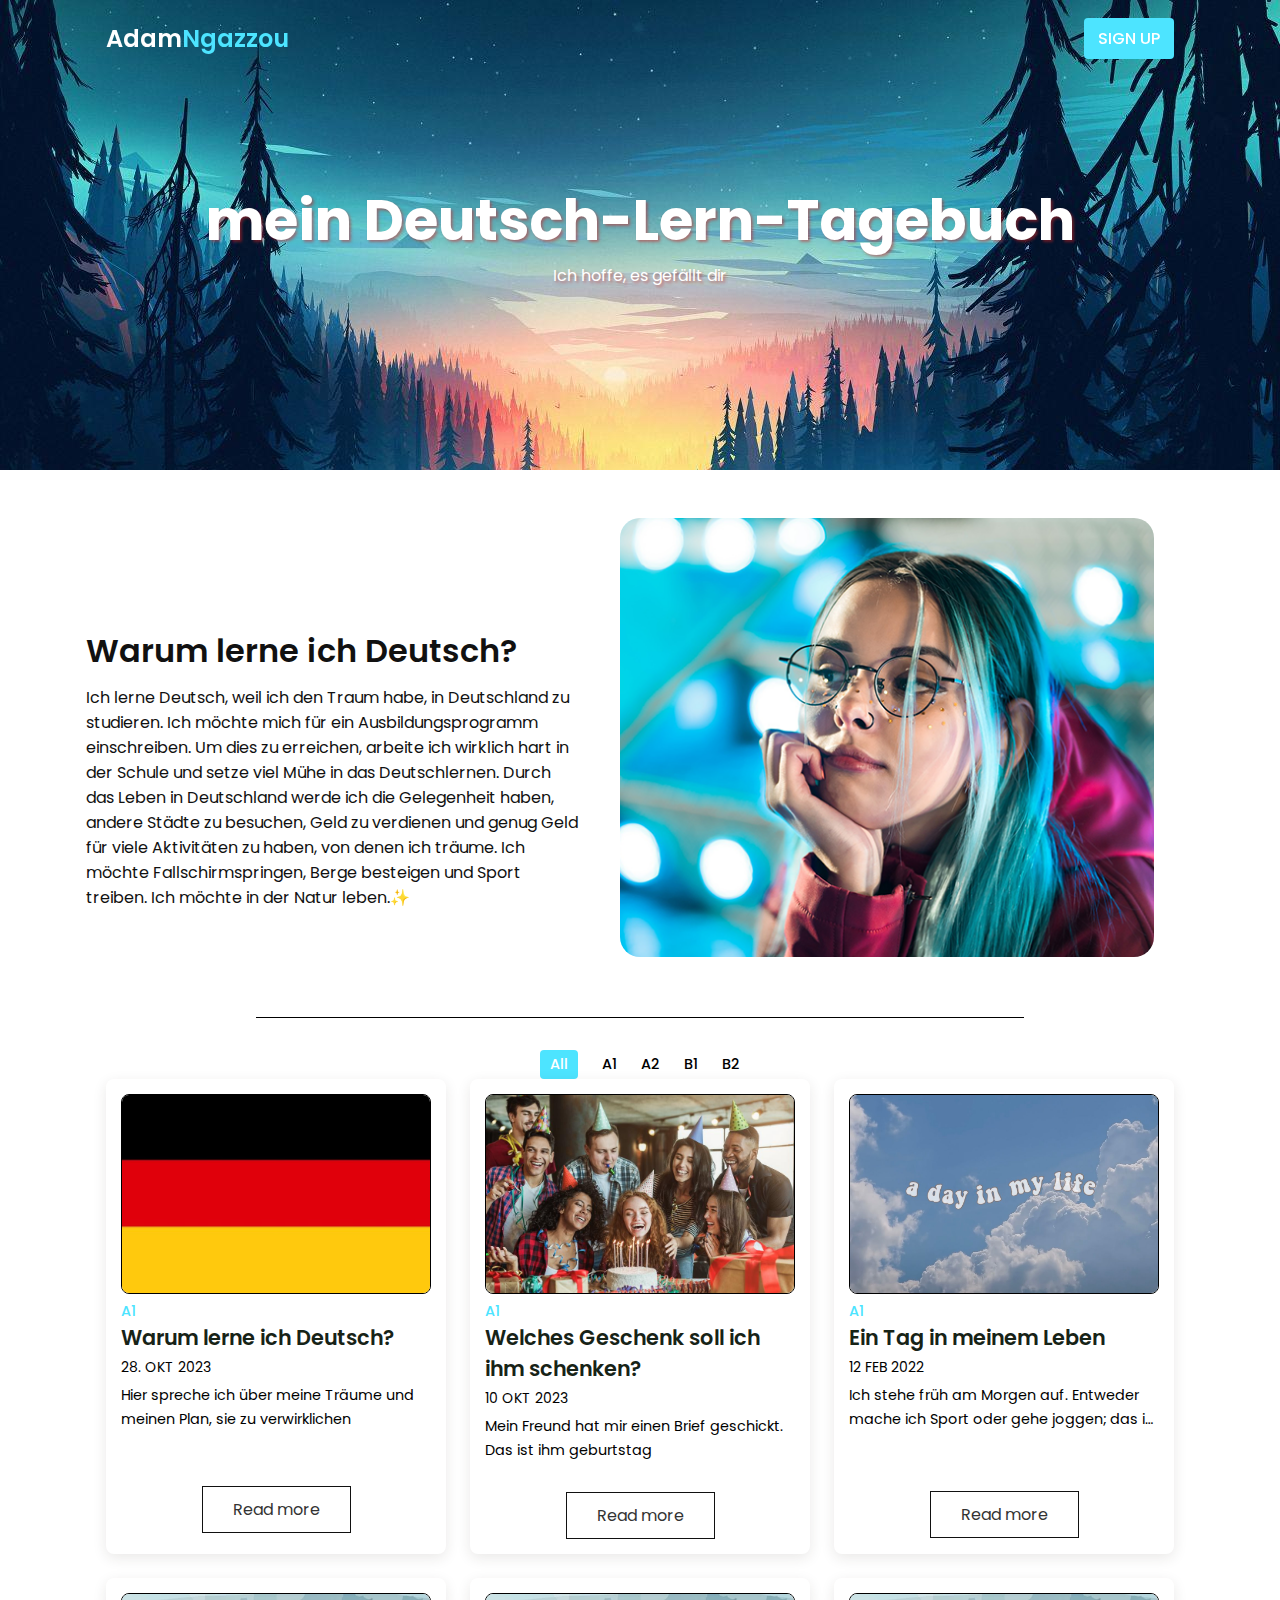
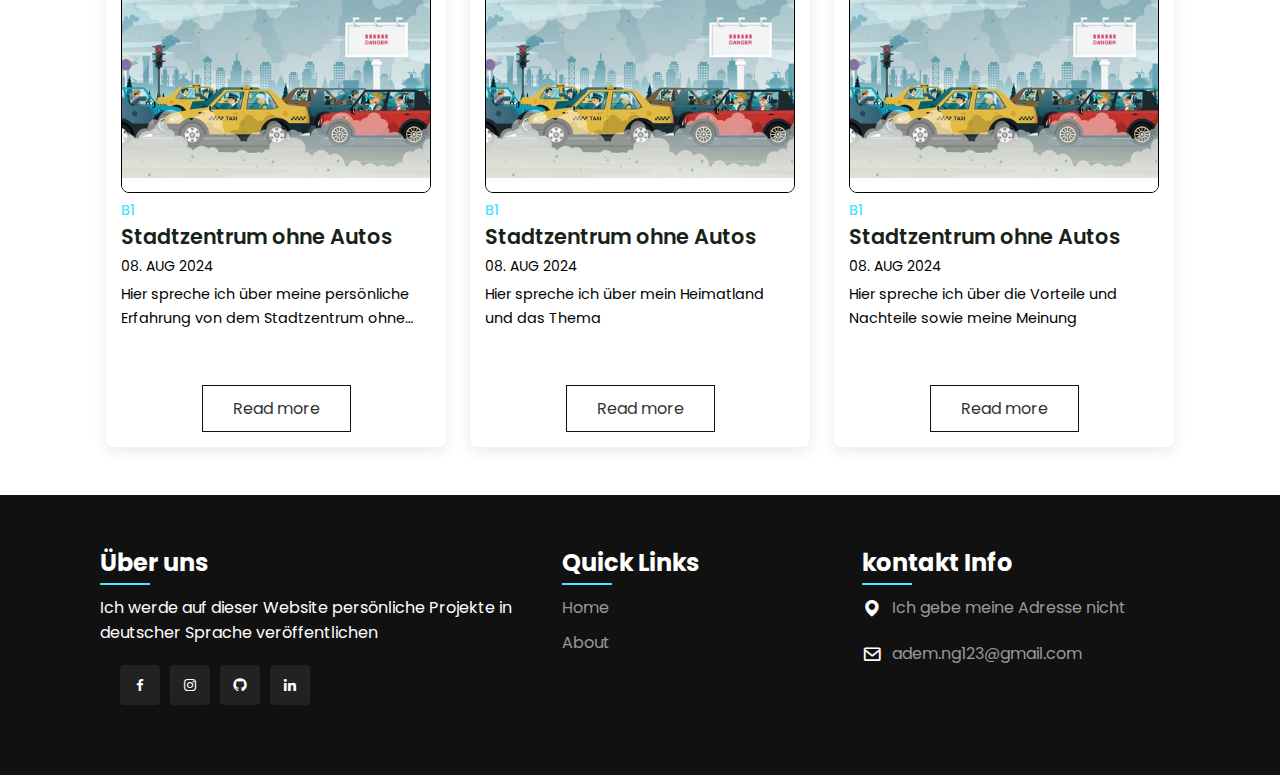
<file: index.html>
<!DOCTYPE html>
<html lang="en">
<head>
    <meta charset="UTF-8">
    <meta http-equiv="X-UA-Compatible" content="IE=edge">
    <meta name="viewport" content="width=device-width, initial-scale=1.0">
    <title>Deutsch projekt</title>
    <!-- Box-icon -->
    <link href='https://unpkg.com/boxicons@2.1.4/css/boxicons.min.css' rel='stylesheet'>
    <link rel="stylesheet" href="style.css">
</head>
<body>
    <header>
        <div class="nav container">
            <a href="#" class="logo">Adam<span>Ngazzou</span></a>
            <a href="#" class="login">Sign Up</a>
        </div>
    </header>

    <section class="home" id="home">
        <div class="home-text container">
            <h2 class="home-title">mein Deutsch-Lern-Tagebuch</h2>
            <span class="home-subtitle">Ich hoffe, es gefällt dir</span>
        </div>
    </section>
    
        <iframe src="section1A1.html" frameborder="0" scrolling="no" name="container" id="con"></iframe>
        <hr  style="margin-left:20%;margin-top:40px;" width="60%" color="black" size="1">

    <div class="post-filter container">
        <span class="filter-item active-filter" data-filter="all">All</span>
        <span class="filter-item" data-filter="projekt1">A1</span>
        <span class="filter-item" data-filter="projekt2">A2</span>
        <span class="filter-item" data-filter="projekt3">B1</span>
        <span class="filter-item" data-filter="projekt4">B2</span>
    </div>
    
    <div class="post container">
    <!---------------------------------------------------- Post 1 ---------------------------------------------------->
        <!-- Post 1 -->
        <div class="post-box projekt1">
            <img src="images/Germanyflag.jpeg" alt="" class="post-img">
            <h2 class="category">A1</h2>
            <a href="#" class="post-title">Warum lerne ich Deutsch?</a>
            <span class="post-date">28. Okt 2023</span>
            <p class="post-description">Hier spreche ich über meine Träume und meinen Plan, sie zu verwirklichen</p>
            
            <center><a href="javascript:void(0);" onclick="scrollToAndOpen('section1A1.html')" class="btn2" id="bt1">Read more</a></center>
        </div>
        <!-- Post 2 -->
        <div class="post-box projekt1">
            <img src="images/birthday.jpg" alt="" class="post-img">
            <h2 class="category">A1</h2>
            <a href="#" class="post-title">Welches Geschenk soll ich ihm schenken?</a>
            <span class="post-date">10 Okt 2023</span>
            <p class="post-description">Mein Freund hat mir einen Brief geschickt. Das ist ihm geburtstag</p>
            <center><a href="javascript:void(0);" onclick="scrollToAndOpen('section2A1.html')" class="btn2" id="bt2">Read more</a></center>

        </div>
        <!-- Post 3 -->
        <div class="post-box projekt1">
            <img src="images/daylife.jpg" alt="" class="post-img">
            <h2 class="category">A1</h2>
            <a href="#" class="post-title">Ein Tag in meinem Leben</a>
            <span class="post-date">12 Feb 2022</span>
            <p class="post-description">Ich stehe früh am Morgen auf. Entweder mache ich Sport oder gehe joggen; das ist mir wichtig. </p>
            <center><a href="javascript:void(0);" onclick="scrollToAndOpen('section3A1.html')" class="btn2" id="bt3">Read more</a></center>

        </div>
    <!---------------------------------------------------- Post 2 ---------------------------------------------------->
    <div class="post-box projekt3">
        <img src="images/zentrum.png" alt="" class="post-img">
        <h2 class="category">B1</h2>
        <a href="#" class="post-title">Stadtzentrum ohne Autos</a>
        <span class="post-date">08. Aug 2024</span>
        <p class="post-description">Hier spreche ich über meine persönliche Erfahrung von dem Stadtzentrum ohne Autos.</p>
        
        <center><a href="javascript:void(0);" onclick="scrollToAndOpen('section1B1prt1.html')" class="btn2" id="bt1">Read more</a></center>
    </div>

    <div class="post-box projekt3">
        <img src="images/zentrum.png" alt="" class="post-img">
        <h2 class="category">B1</h2>
        <a href="#" class="post-title">Stadtzentrum ohne Autos</a>
        <span class="post-date">08. Aug 2024</span>
        <p class="post-description">Hier spreche ich über mein Heimatland und das Thema</p>
        
        <center><a href="javascript:void(0);" onclick="scrollToAndOpen('section1B1prt2.html')" class="btn2" id="bt1">Read more</a></center>
    </div>

    <div class="post-box projekt3">
        <img src="images/zentrum.png" alt="" class="post-img">
        <h2 class="category">B1</h2>
        <a href="#" class="post-title">Stadtzentrum ohne Autos</a>
        <span class="post-date">08. Aug 2024</span>
        <p class="post-description">Hier spreche ich über die Vorteile und Nachteile sowie meine Meinung</p>
        
        <center><a href="javascript:void(0);" onclick="scrollToAndOpen('section1B1prt3.html')" class="btn2" id="bt1">Read more</a></center>
    </div>

    </div>

    <footer>
        <div class="footer-container">
            <div class="sec aboutus">
                <h2>Über uns</h2>
                <p>Ich werde auf dieser Website persönliche Projekte in deutscher Sprache veröffentlichen</p>
                <ul class="sci">
                    <li><a href="https://www.facebook.com/adem.ngazzou.3/"><i class="bx bxl-facebook"></i></a></li>
                    <li><a href="https://www.instagram.com/adem.ngazzou.3/"><i class="bx bxl-instagram"></i></a></li>
                    <li><a href="https://github.com/AdamNgazzou"><i class="bx bxl-github"></i></a></li>
                    <li><a href="https://www.linkedin.com/in/adam-ngazzou-474b6623a/"><i class="bx bxl-linkedin"></i></a></li>
                </ul>
            </div>
            <div class="sec quicklinks">
                <h2>Quick Links</h2>
                <ul>
                    <li><a href="#">Home</a></li>
                    <li><a href="#">About</a></li>
                </ul>
            </div>
            <div class="sec contactBx">
                <h2>kontakt Info</h2>
                <ul class="info">
                    <li>
                        <span><i class='bx bxs-map'></i></span>
                        <span>Ich gebe meine Adresse nicht</span>
                    </li>
                    <li>
                        <span><i class='bx bx-envelope' ></i></span>
                        <p><a href="mailto:codemyhobby9@gmail.com">adem.ng123@gmail.com</a></p>
                    </li>
                </ul>
            </div>
        </div>
    </footer>

    <script src="https://cdnjs.cloudflare.com/ajax/libs/jquery/3.6.1/jquery.min.js" integrity="sha512-aVKKRRi/Q/YV+4mjoKBsE4x3H+BkegoM/em46NNlCqNTmUYADjBbeNefNxYV7giUp0VxICtqdrbqU7iVaeZNXA==" crossorigin="anonymous" referrerpolicy="no-referrer"></script>
    <script src="main.js"></script>
    
</body>
</html>
</file>
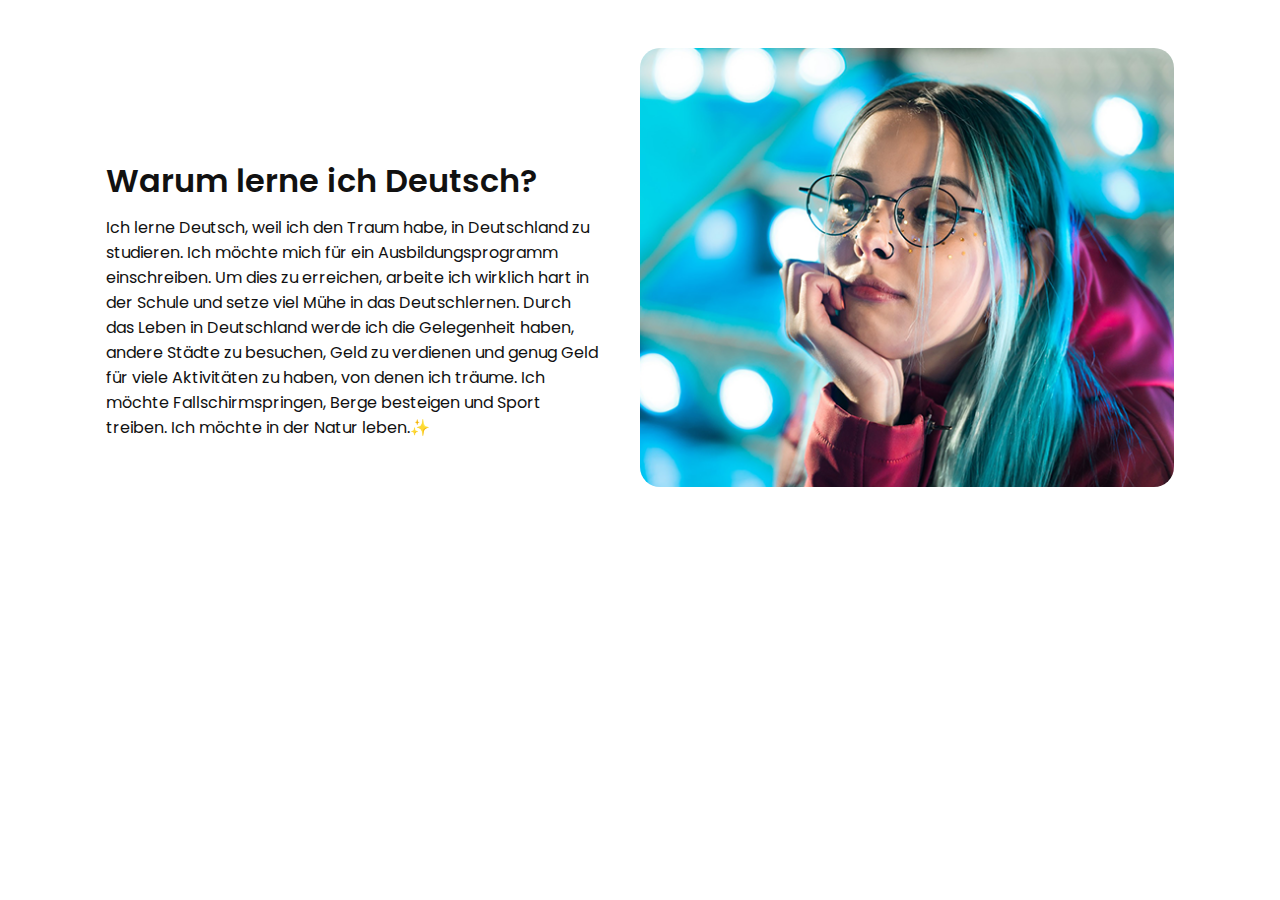
<file: section1.html>
<!DOCTYPE html>
<html lang="en">
<head>
    <meta charset="UTF-8">
    <meta http-equiv="X-UA-Compatible" content="IE=edge">
    <meta name="viewport" content="width=device-width, initial-scale=1.0">
    <title>Document</title>
    <link rel="stylesheet" href="style.css">
    
</head>
<body>
    <section class="about container" id="about">
        <div class="contentBx">
        <h2 class="titleText">Warum lerne ich Deutsch?</h2>
        <p class="title-text">
            Ich lerne Deutsch, weil ich den Traum habe, in Deutschland zu studieren. Ich möchte mich für ein Ausbildungsprogramm einschreiben. Um dies zu erreichen, arbeite ich wirklich hart in der Schule und setze viel Mühe in das Deutschlernen. Durch das Leben in Deutschland werde ich die Gelegenheit haben, andere Städte zu besuchen, Geld zu verdienen und genug Geld für viele Aktivitäten zu haben, von denen ich träume. Ich möchte Fallschirmspringen, Berge besteigen und Sport treiben. Ich möchte in der Natur leben.✨
            
        </p>
        
    </div>
    <div class="imgBx">
        <img src="images/about.png" style="border-radius: 20px"alt="" class="fitBg">
    </div>
    </section>
    <script src="main.js"></script>
</body>
</html>
</file>
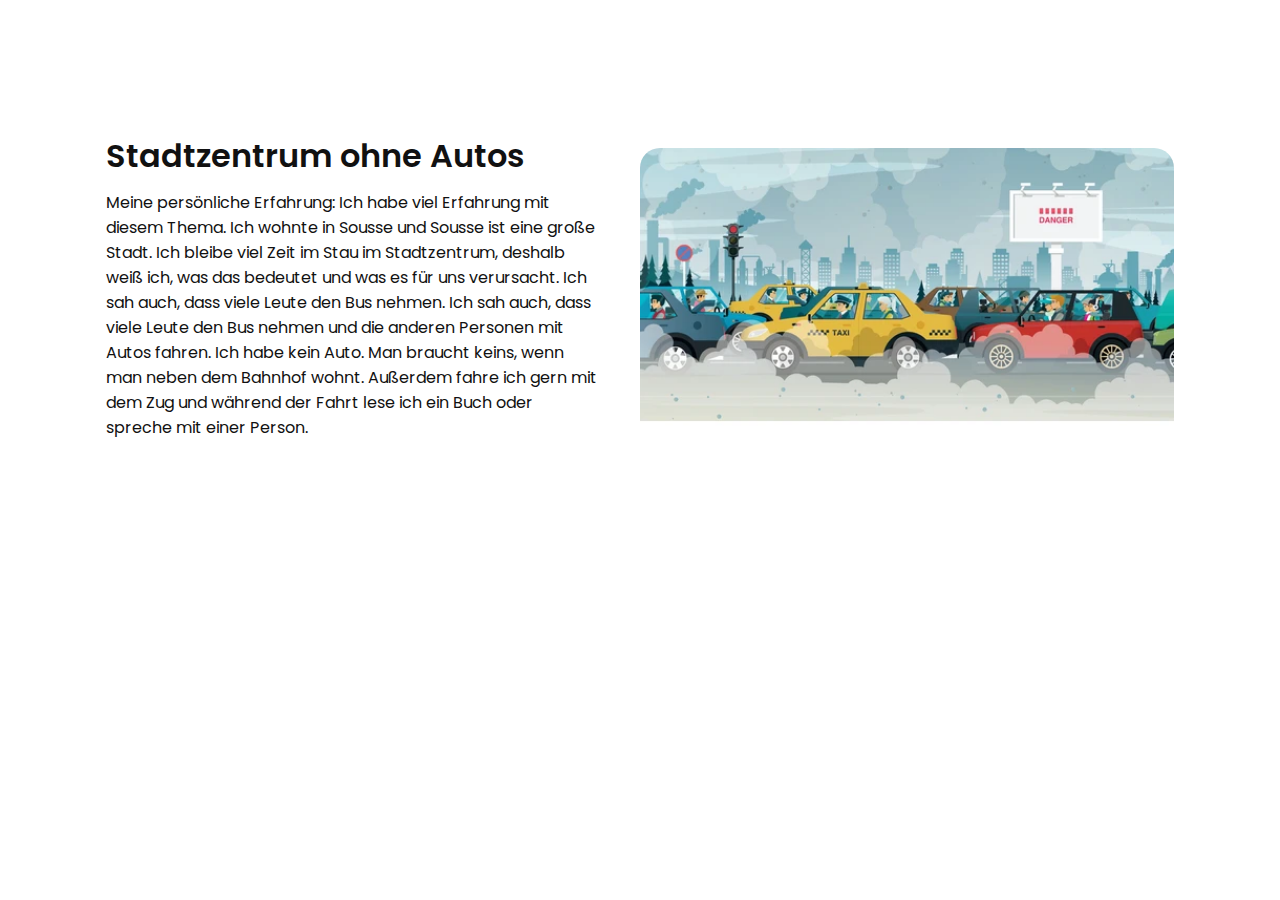
<file: section1B1prt1.html>
<!DOCTYPE html>
<html lang="en">
<head>
    <meta charset="UTF-8">
    <meta http-equiv="X-UA-Compatible" content="IE=edge">
    <meta name="viewport" content="width=device-width, initial-scale=1.0">
    <title>Document</title>
    <link rel="stylesheet" href="style.css">
    
</head>
<body>
    <section class="about container" id="about" >
        <div class="contentBx" >
        <h2 class="titleText">Stadtzentrum ohne Autos</h2>
        <p class="title-text" >
            Meine persönliche Erfahrung: Ich habe viel Erfahrung mit diesem Thema. Ich wohnte in Sousse und Sousse ist eine große Stadt. Ich bleibe viel Zeit im Stau im Stadtzentrum, deshalb weiß ich, was das bedeutet und was es für uns verursacht. Ich sah auch, dass viele Leute den Bus nehmen. Ich sah auch, dass viele Leute den Bus nehmen und die anderen Personen mit Autos fahren. Ich habe kein Auto. Man braucht keins, wenn man neben dem Bahnhof wohnt. Außerdem fahre ich gern mit dem Zug und während der Fahrt lese ich ein Buch oder spreche mit einer Person.<br><br>
        </p>
        
    </div>
    <div class="imgBx">
        <br><br><br><br>
        <img src="images/zentrum.png" style="border-radius: 20px"alt="" class="fitBg" id="zeimg">
    </div>
    </section>
    <script src="main.js"></script>
    
</body>
</html>
</file>
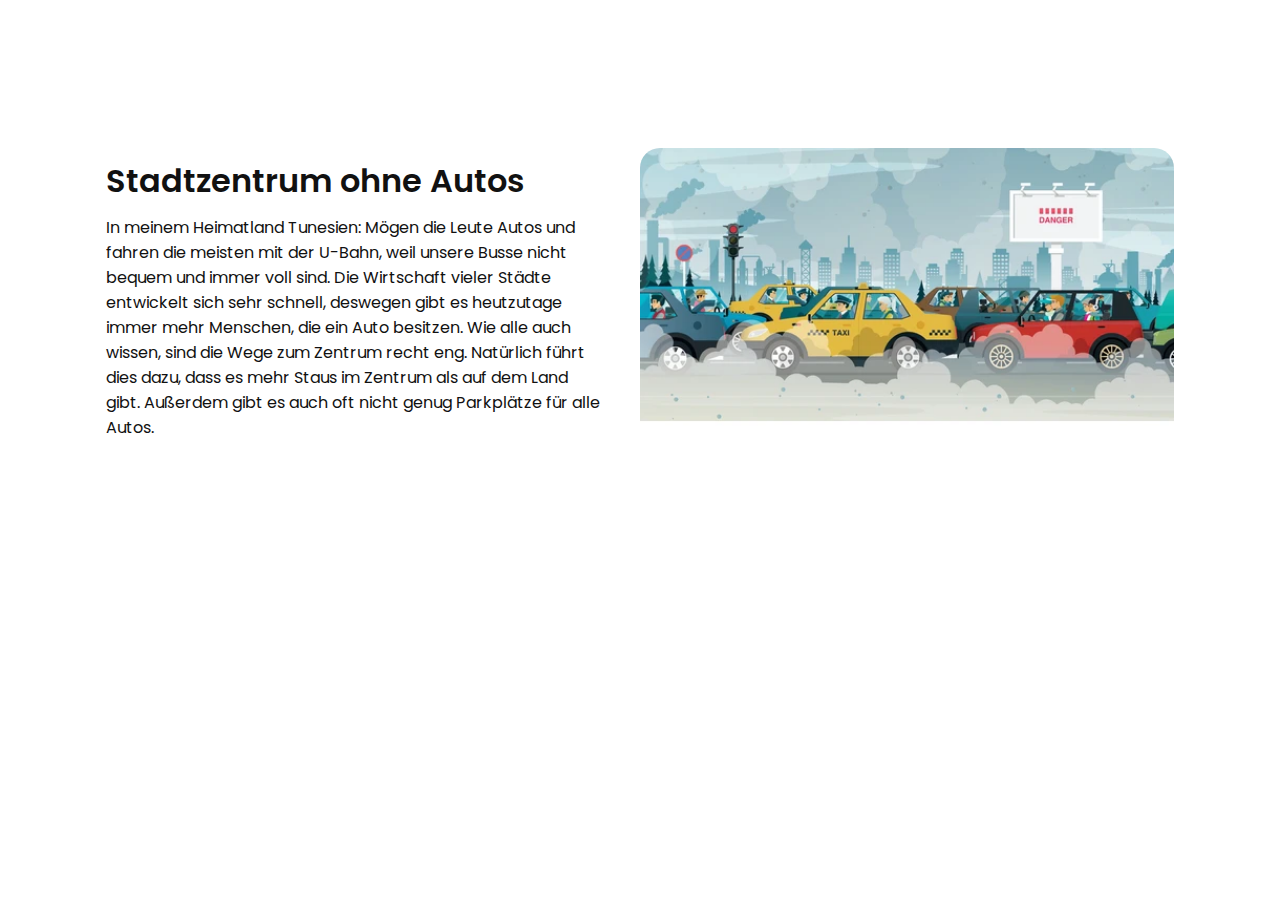
<file: section1B1prt2.html>
<!DOCTYPE html>
<html lang="en">
<head>
    <meta charset="UTF-8">
    <meta http-equiv="X-UA-Compatible" content="IE=edge">
    <meta name="viewport" content="width=device-width, initial-scale=1.0">
    <title>Document</title>
    <link rel="stylesheet" href="style.css">
    
</head>
<body>
    <section class="about container" id="about" >
        <div class="contentBx" >
        <h2 class="titleText">Stadtzentrum ohne Autos</h2>
        <p class="title-text" >
 In meinem Heimatland Tunesien: Mögen die Leute Autos und fahren die meisten mit der U-Bahn, weil unsere Busse nicht bequem und immer voll sind. Die Wirtschaft vieler Städte entwickelt sich sehr schnell, deswegen gibt es heutzutage immer mehr Menschen, die ein Auto besitzen. Wie alle auch wissen, sind die Wege zum Zentrum recht eng. Natürlich führt dies dazu, dass es mehr Staus im Zentrum als auf dem Land gibt. Außerdem gibt es auch oft nicht genug Parkplätze für alle Autos.
        </p>
        
    </div>
    <div class="imgBx"><br><br><br><br>
        <img src="images/zentrum.png" style="border-radius: 20px"alt="" class="fitBg" id="zeimg">
    </div>
    </section>
    <script src="main.js"></script>
    
</body>
</html>
</file>
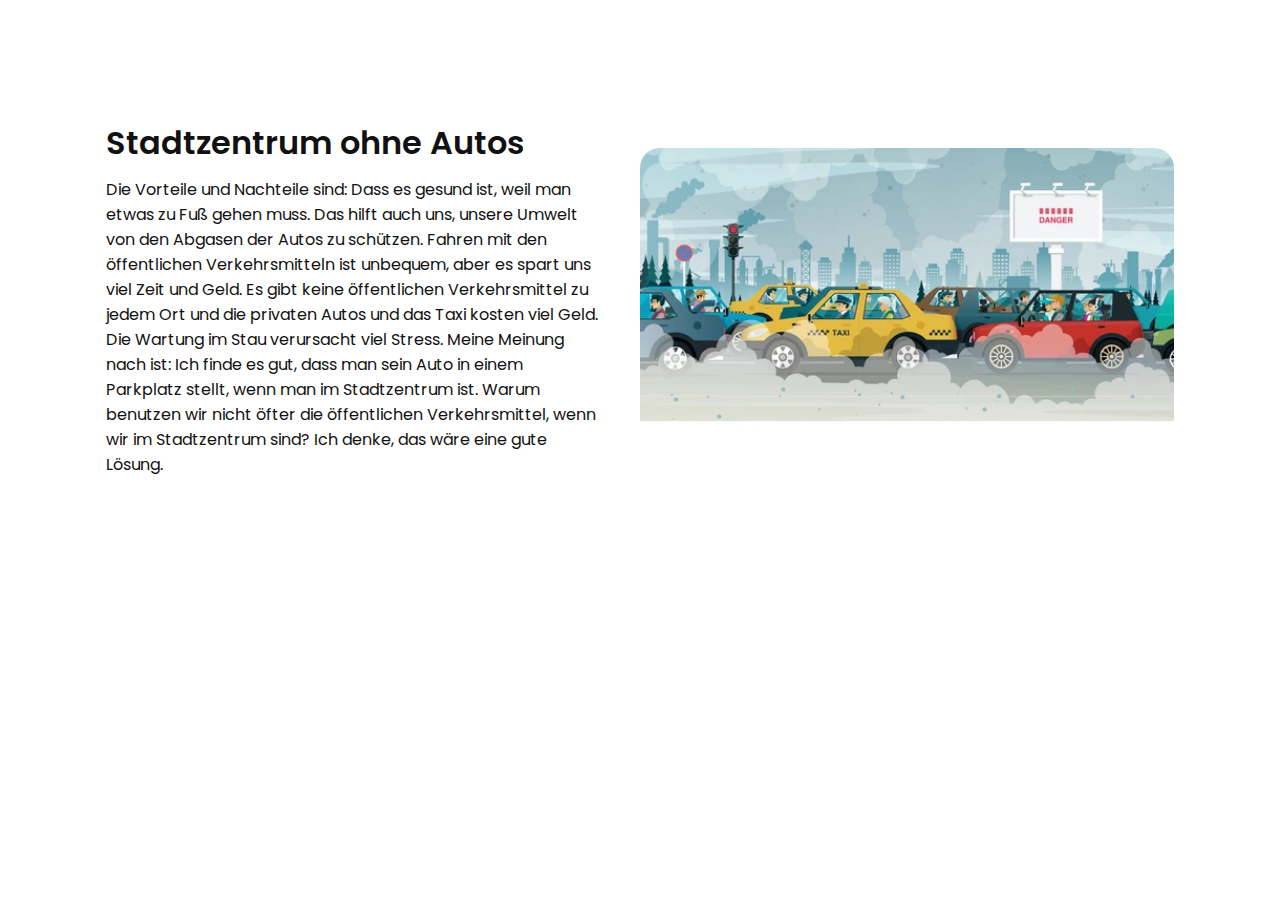
<file: section1B1prt3.html>
<!DOCTYPE html>
<html lang="en">
<head>
    <meta charset="UTF-8">
    <meta http-equiv="X-UA-Compatible" content="IE=edge">
    <meta name="viewport" content="width=device-width, initial-scale=1.0">
    <title>Document</title>
    <link rel="stylesheet" href="style.css">
    
</head>
<body>
    <section class="about container" id="about" >
        <div class="contentBx" >
        <h2 class="titleText">Stadtzentrum ohne Autos</h2>
        <p class="title-text" >
            Die Vorteile und Nachteile sind: Dass es gesund ist, weil man etwas zu Fuß gehen muss. Das hilft auch uns, unsere Umwelt von den Abgasen der Autos zu schützen. Fahren mit den öffentlichen Verkehrsmitteln ist unbequem, aber es spart uns viel Zeit und Geld. Es gibt keine öffentlichen Verkehrsmittel zu jedem Ort und die privaten Autos und das Taxi kosten viel Geld. Die Wartung im Stau verursacht viel Stress.

            Meine Meinung nach ist: Ich finde es gut, dass man sein Auto in einem Parkplatz stellt, wenn man im Stadtzentrum ist. Warum benutzen wir nicht öfter die öffentlichen Verkehrsmittel, wenn wir im Stadtzentrum sind? Ich denke, das wäre eine gute Lösung.        </p>
        
    </div>
    <div class="imgBx"><br><br><br><br>
        <img src="images/zentrum.png" style="border-radius: 20px"alt="" class="fitBg" id="zeimg">
    </div>
    </section>
    <script src="main.js"></script>
    
</body>
</html>
</file>
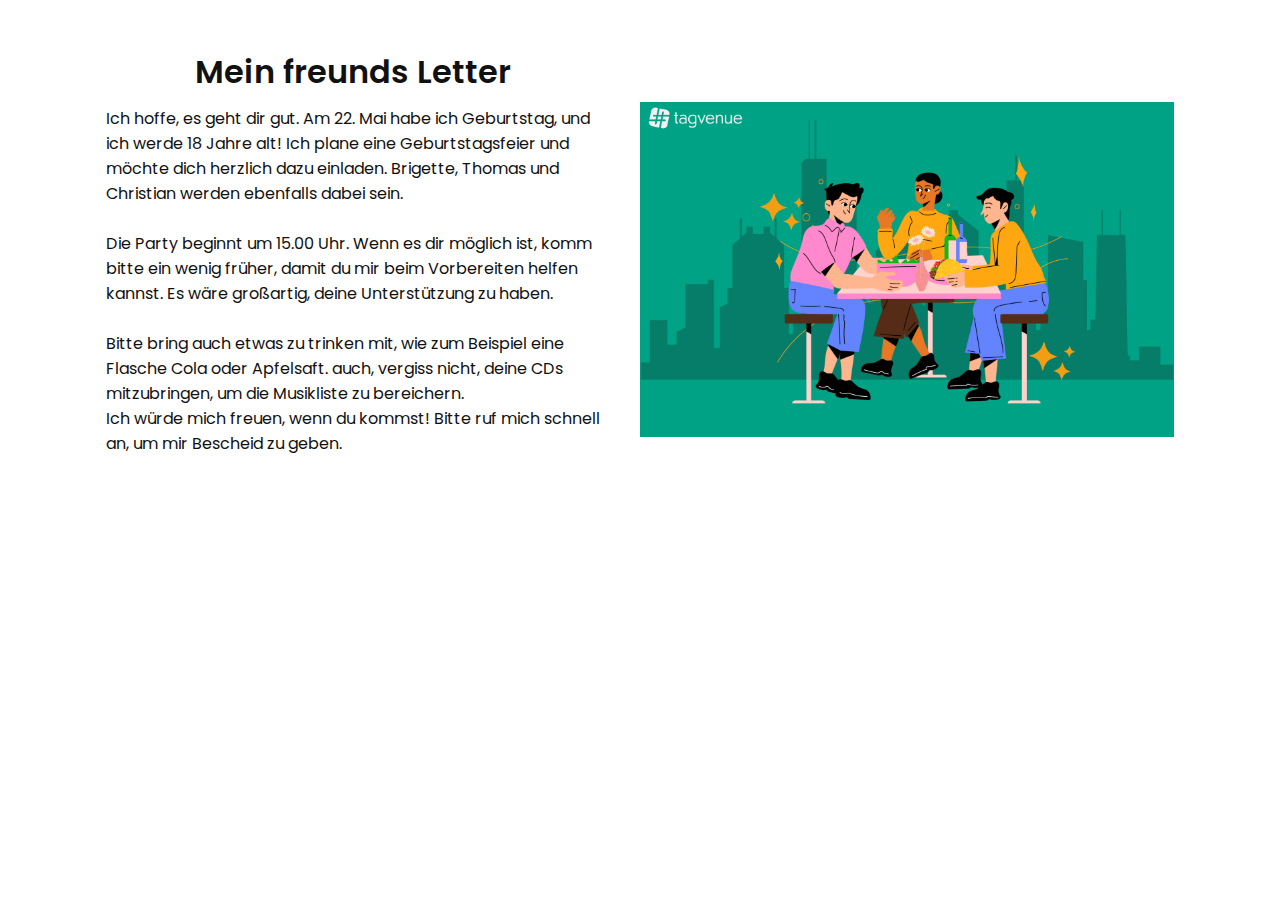
<file: section2.html>
<!DOCTYPE html>
<html lang="en">
<head>
    <meta charset="UTF-8">
    <meta http-equiv="X-UA-Compatible" content="IE=edge">
    <meta name="viewport" content="width=device-width, initial-scale=1.0">
    <title>Document</title>
    <link rel="stylesheet" href="style.css">
    
</head>
<body>
    <section class="about container" id="about">
        <div class="contentBx">
        <center><h2 class="titleText">Mein freunds Letter</h2></center>
        <p class="title-text" style="margin-bottom: 150px;">
            Ich hoffe, es geht dir gut. Am 22. Mai habe ich Geburtstag, und ich werde 18 Jahre alt! Ich plane eine Geburtstagsfeier und möchte dich herzlich dazu einladen. Brigette, Thomas und Christian werden ebenfalls dabei sein.
            <br><br>Die Party beginnt um 15.00 Uhr. Wenn es dir möglich ist, komm bitte ein wenig früher, damit du mir beim Vorbereiten helfen kannst. Es wäre großartig, deine Unterstützung zu haben.
            <br><br>Bitte bring auch etwas zu trinken mit, wie zum Beispiel eine Flasche Cola oder Apfelsaft. auch, vergiss nicht, deine CDs mitzubringen, um die Musikliste zu bereichern.
            <br>Ich würde mich freuen, wenn du kommst! Bitte ruf mich schnell an, um mir Bescheid zu geben.
            
        </p>
        
    </div>
    <div class="imgBx">
        <img src="images/birthdayprty.png " style="margin-top: 25px;" alt="" class="fitBg">
    </div>
    </section>
    <script src="main.js"></script>
</body>
</html>
</file>
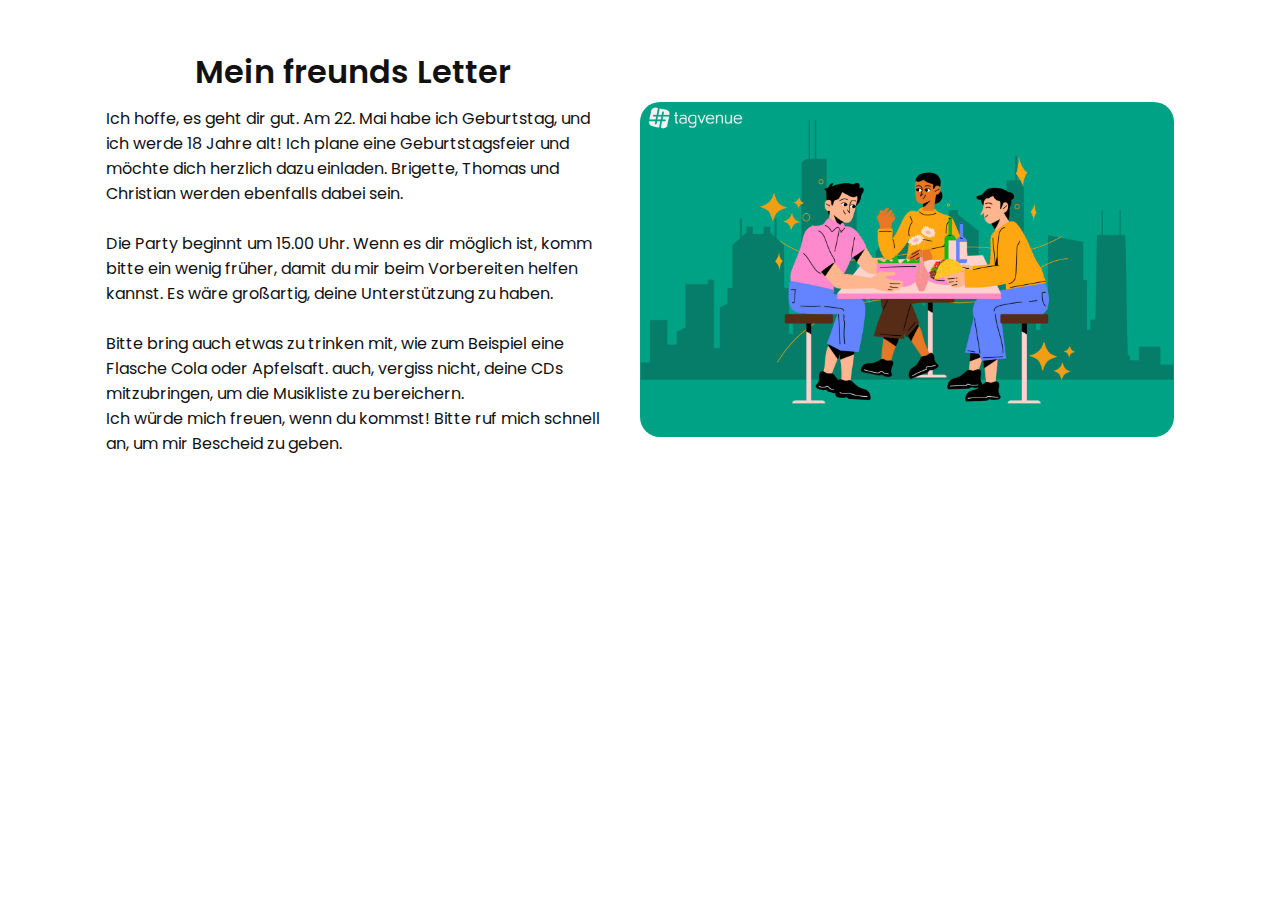
<file: section2A1.html>
<!DOCTYPE html>
<html lang="en">
<head>
    <meta charset="UTF-8">
    <meta http-equiv="X-UA-Compatible" content="IE=edge">
    <meta name="viewport" content="width=device-width, initial-scale=1.0">
    <title>Document</title>
    <link rel="stylesheet" href="style.css">
    
</head>
<body>
    <section class="about container" id="about">
        <div class="contentBx">
        <center><h2 class="titleText">Mein freunds Letter</h2></center>
        <p class="title-text" id="titl" >
            Ich hoffe, es geht dir gut. Am 22. Mai habe ich Geburtstag, und ich werde 18 Jahre alt! Ich plane eine Geburtstagsfeier und möchte dich herzlich dazu einladen. Brigette, Thomas und Christian werden ebenfalls dabei sein.
            <br><br>Die Party beginnt um 15.00 Uhr. Wenn es dir möglich ist, komm bitte ein wenig früher, damit du mir beim Vorbereiten helfen kannst. Es wäre großartig, deine Unterstützung zu haben.
            <br><br>Bitte bring auch etwas zu trinken mit, wie zum Beispiel eine Flasche Cola oder Apfelsaft. auch, vergiss nicht, deine CDs mitzubringen, um die Musikliste zu bereichern.
            <br>Ich würde mich freuen, wenn du kommst! Bitte ruf mich schnell an, um mir Bescheid zu geben.
            
        </p>
        
    </div>
    <div class="imgBx">
        <img src="images/birthdayprty.png " id="img2" alt="" class="fitBg">
    </div>
    </section>
    <script src="main.js"></script>
</body>
</html>
</file>
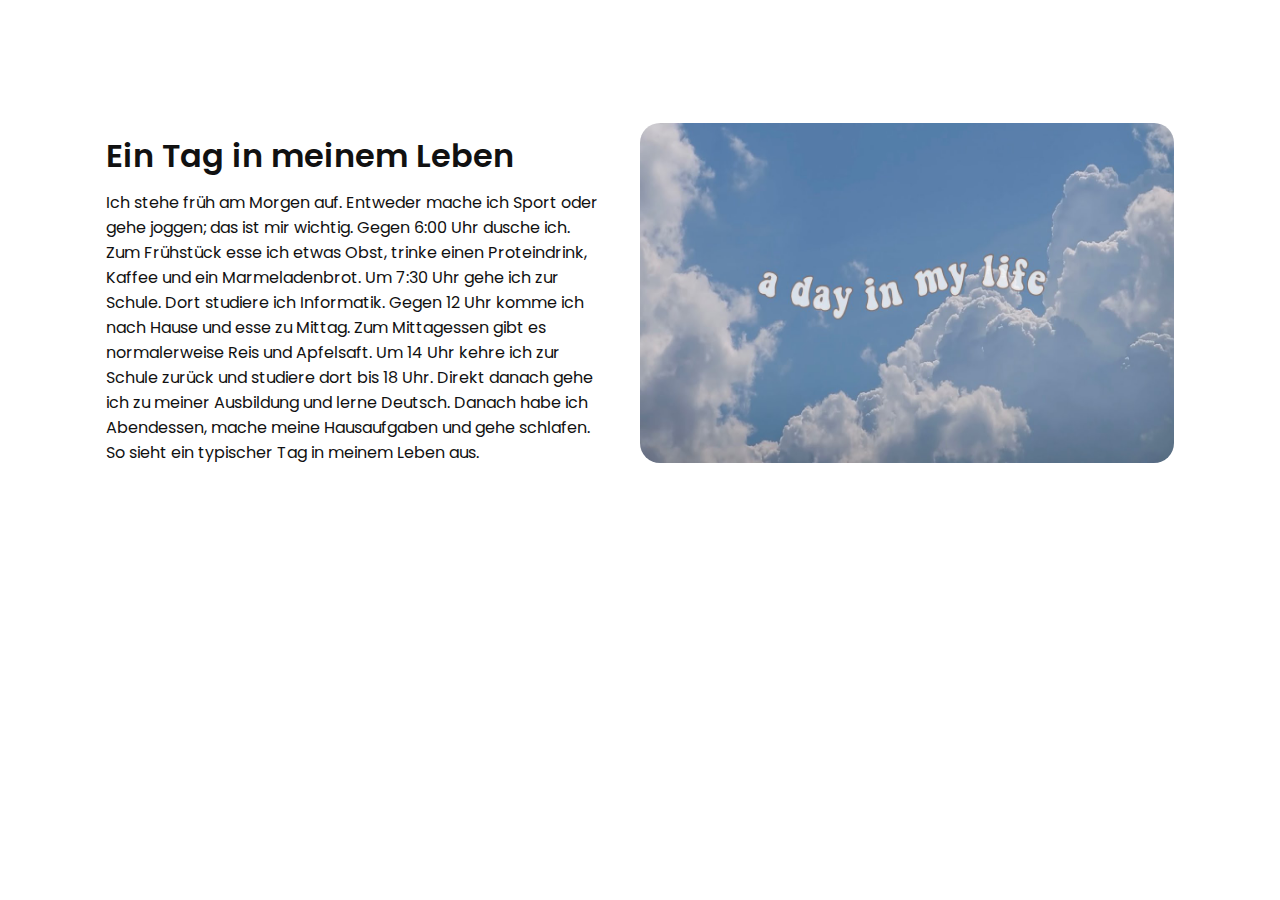
<file: section3.html>
<!DOCTYPE html>
<html lang="en">
<head>
    <meta charset="UTF-8">
    <meta http-equiv="X-UA-Compatible" content="IE=edge">
    <meta name="viewport" content="width=device-width, initial-scale=1.0">
    <title>Document</title>
    <link rel="stylesheet" href="style.css">
    
</head>
<body>
    <section class="about container" id="about">
        <div class="contentBx">
        <h2 class="titleText">Ein Tag in meinem Leben</h2>
        <p class="title-text">
            Ich stehe früh am Morgen auf. Entweder mache ich Sport oder gehe joggen; das ist mir wichtig. Gegen 6:00 Uhr dusche ich. Zum Frühstück esse ich etwas Obst, trinke einen Proteindrink, Kaffee und ein Marmeladenbrot.
            Um 7:30 Uhr gehe ich zur Schule. Dort studiere ich Informatik.
            Gegen 12 Uhr komme ich nach Hause und esse zu Mittag. Zum Mittagessen gibt es normalerweise Reis und Apfelsaft.
            Um 14 Uhr kehre ich zur Schule zurück und studiere dort bis 18 Uhr.
            Direkt danach gehe ich zu meiner Ausbildung und lerne Deutsch.
            Danach habe ich Abendessen, mache meine Hausaufgaben und gehe schlafen.
            So sieht ein typischer Tag in meinem Leben aus.
        </p>
        
    </div>
    <div class="imgBx">
        <img src="images/daylife.jpg" id="img3" alt="" class="fitBg">
    </div>
    </section>
    <script src="main.js"></script>
</body>
</html>
</file>
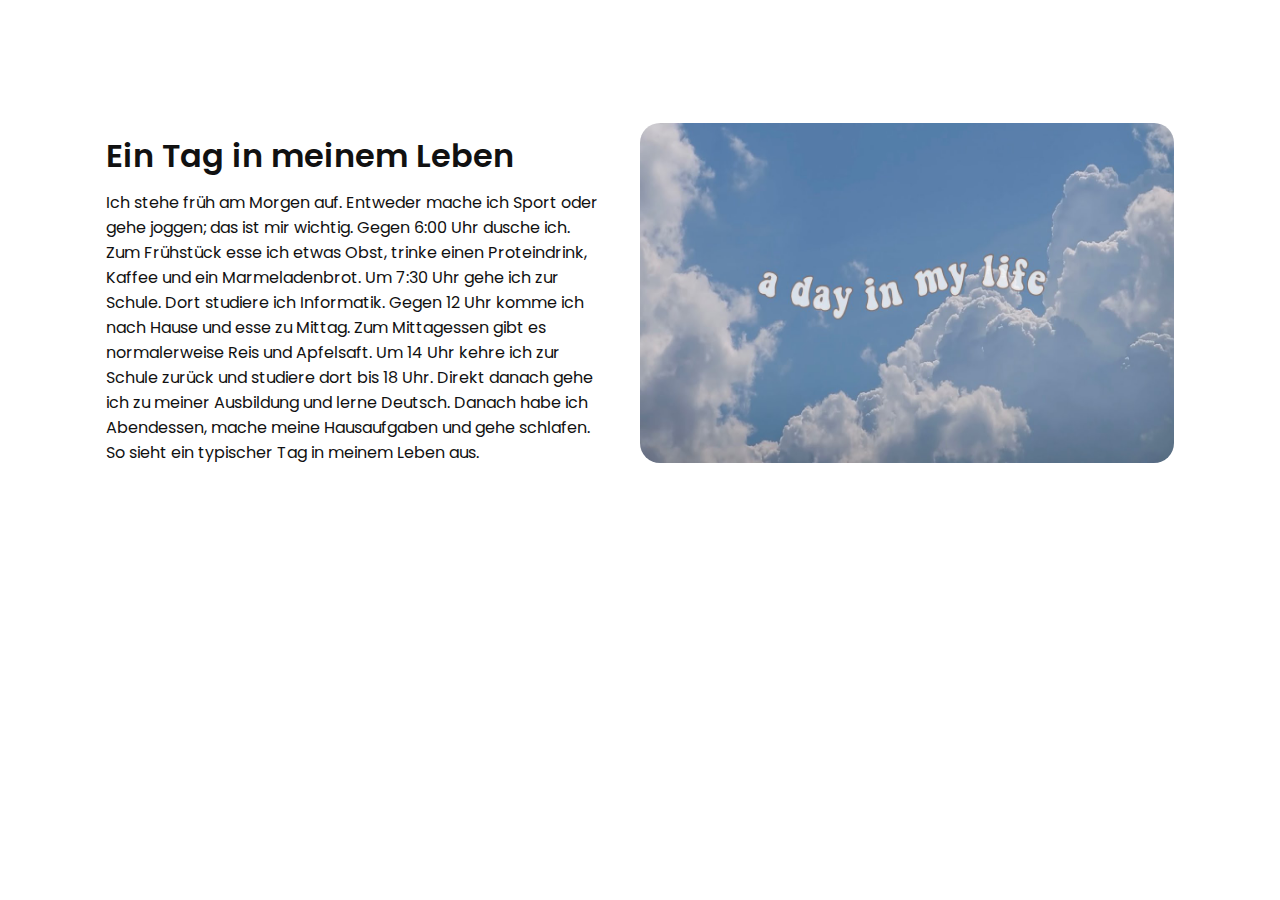
<file: section3A1.html>
<!DOCTYPE html>
<html lang="en">
<head>
    <meta charset="UTF-8">
    <meta http-equiv="X-UA-Compatible" content="IE=edge">
    <meta name="viewport" content="width=device-width, initial-scale=1.0">
    <title>Document</title>
    <link rel="stylesheet" href="style.css">
    
</head>
<body>
    <section class="about container" id="about">
        <div class="contentBx">
        <h2 class="titleText">Ein Tag in meinem Leben</h2>
        <p class="title-text">
            Ich stehe früh am Morgen auf. Entweder mache ich Sport oder gehe joggen; das ist mir wichtig. Gegen 6:00 Uhr dusche ich. Zum Frühstück esse ich etwas Obst, trinke einen Proteindrink, Kaffee und ein Marmeladenbrot.
            Um 7:30 Uhr gehe ich zur Schule. Dort studiere ich Informatik.
            Gegen 12 Uhr komme ich nach Hause und esse zu Mittag. Zum Mittagessen gibt es normalerweise Reis und Apfelsaft.
            Um 14 Uhr kehre ich zur Schule zurück und studiere dort bis 18 Uhr.
            Direkt danach gehe ich zu meiner Ausbildung und lerne Deutsch.
            Danach habe ich Abendessen, mache meine Hausaufgaben und gehe schlafen.
            So sieht ein typischer Tag in meinem Leben aus.
        </p>
        
    </div>
    <div class="imgBx">
        <img src="images/daylife.jpg" id="img3" alt="" class="fitBg">
    </div>
    </section>
    <script src="main.js"></script>
</body>
</html>
</file>
<file: style.css>
@import url('https://fonts.googleapis.com/css2?family=Poppins:ital,wght@0,600;0,700;1,400&display=swap');
*{
    font-family: 'Poppins', sans-serif;
    margin: 0;
    padding: 0;
    scroll-behavior: smooth;
    scroll-padding-top: 2rem;
    box-sizing: border-box;
}

/* root values */
:root{
    --container-color: #1a1e21;
    --second-color: rgba(77, 228, 255);
    --text-color: #172317;
    --bg-color: #fff;
}

::selection{
    color: var(--bg-color);
    background: var(--second-color);
}

a{
    text-decoration: none;
}

li{
    list-style: none;
}

img{
    width: 100%;
}

section{
    padding: 3rem 0 2rem;
}

.container{
    max-width: 1068px;
    margin: auto;
    width: 100%;
}

a{
    color: #fff;
}

/* Header */
header{
    position: fixed;
    top: 0;
    left: 0;
    width: 100%;
    z-index: 200;
}

header.shadow{
    background: var(--bg-color);
    box-shadow: 0 1px 4px hsl(0 4% 14% / 10%);
    transition: .5s;
}

header.shadow .logo{
    color: var(--text-color);
}

.nav{
    display: flex;
    align-items: center;
    justify-content: space-between;
    padding: 18px 0;
}
#titl{
    margin-bottom:150px;
}
.logo{
    font-size: 1.5rem;
    font-weight: 600;
    color: var(--bg-color);
}

.logo span{
    color: var(--second-color);
}

.login{
    padding: 8px 14px;
    text-transform: uppercase;
    font-weight: 500;
    border-radius: 4px;
    background: var(--second-color);
    color: var(--bg-color);
}

.login:hover{
    background: hsl(199, 98%, 56%);
    transition: .5s;
}

.home{
    width: 100%;
    min-height: 470px;
    background: url("images/paysag.jpg") ;
    display: grid;
    justify-content: center;
    align-items: center;
    
}

.home-text{
    color: var(--bg-color);
    text-align: center;
    text-shadow: 2px 2px 3px rgba(202, 36, 36, 0.5);
    margin-top: 130px;
}

.home-title{
    font-size: 3.5rem;
    text-shadow: 2px 2px 3px rgba(202, 36, 36, 0.5);
}

.home-subtitle{
    font-size: 1rem;
    font-weight: 400;
    text-shadow: 2px 2px 3px rgba(202, 36, 36, 0.5);
    
}

.about{
    position: relative;
    width: 100%;
    display: flex !important;
    justify-content: center;
    align-items: center;
}

.about .contentBx{
    max-width: 50%;
    width: 50%;
    text-align: left;
    padding-right: 40px;
}
iframe{
    max-width: 100%;
    height: 500px;
    width: 100%;
    text-align: left;
    padding-right: 40px;
}

.titleText{
    font-weight: 600;
    color: #111;
    font-size: 2rem;
    margin-bottom: 10px;
}

.title-text{
    color: #111;
    font-size: 1em;
}

.about .imgBx{
    position: relative;
    min-width: 50%;
    width: 50%;
    min-height: 500px;
    
}
#img2{
    margin-top:25px;
    border-radius: 20px;
}
#img3{
    margin-top:75px;
    height:340px;
    border-radius: 20px;

    
}
.btn2{
    position: relative;
    display: inline-block;
    margin-top: 20px;
    padding: 10px 30px;
    background: #fff;
    border: .8px solid #111;
    color: #333;
    text-decoration: none;
    transition: 0.5s;
}
#bt1{
    margin-top: 45px;
}
#bt2{
    margin-top: 20px;
}
#bt3{
    margin-top: 50px;
}
.btn2:hover{
    background-color: var(--second-color);
    border: none;
    color: #fff;
    text-shadow: 2px 2px 3px rgba(202, 36, 36, 0.5);
}

.post-filter{
    display: flex;
    justify-content: center;
    align-items: center;
    column-gap: 1.5rem;
    margin-top: 2rem !important;
}

.filter-item{
    font-size: 0.9rem;
    font-weight: 500;
    cursor: pointer;
}

.active-filter{
    background: var(--second-color);
    color: var(--bg-color);
    padding: 4px 10px;
    border-radius: 4px;
}

.post{
    display: grid;
    grid-template-columns: repeat(auto-fit, minmax(280px, auto));
    justify-content: center;
    gap: 1.5rem;
}

.post-box{
    background: var(--bg-color);
    box-shadow: 0 4px 14px hsl(35deg 25% 15% / 10%);
    padding: 15px;
    border-radius: 0.5rem;
    
}

.post-img{
    width: 100%;
    height: 200px;
    object-fit: cover;
    object-position: center;
    border-radius: 0.5rem;
    border: solid black 1px;
}

.category{
    font-size: 0.9rem;
    font-weight: 500;
    text-transform: uppercase;
    color: var(--second-color);
}

.post-title{
    font-size: 1.3rem;
    font-weight: 600;
    color: var(--text-color);
    display: -webkit-box;
    -webkit-line-clamp: 2;
    -webkit-box-orient: vertical;
    overflow: hidden;
}

.post-date{
    display: flex;
    font-size: 0.875rem;
    text-transform: uppercase;
    margin-top: 4px;
    font-weight: 400;
}

.post-description{
    font-size: 0.9rem;
    line-height: 1.5rem;
    margin: 5px 0 10px;
    display: -webkit-box;
    -webkit-line-clamp: 2;
    -webkit-box-orient: vertical;
    overflow: hidden;
}



footer{
    position: relative;
    width: 100%;
    height: auto;
    padding: 50px 100px;
    margin-top: 3rem;
    background: #111;
    display: flex;
    font-family: sans-serif;
    justify-content: space-between;
}

.footer-container{
    display: flex;
    justify-content: space-between;
    flex-wrap: wrap;
    flex-direction: row;
}

.footer-container .sec{
    margin-right: 30px;
}

.footer-container .sec.aboutus{
    width: 40%;
}

.footer-container h2{
    position: relative;
    color: #fff;
    margin-bottom: 15px;
    

}

.footer-container h2::before{
    content: '';
    position: absolute;
    bottom: -5px;
    left: 0;
    width: 50px;
    height: 2px;
    background: rgb(77, 228, 255);
}

footer p{
    color: #fff;
}

.sci{
    margin: 20px;
    display: flex;
}

.sci li{
    list-style: none;
}

.sci li a{
    display: inline-block;
    width: 40px;
    height: 40px;
    background: #222;
    display: flex;
    justify-content: center;
    align-items: center;
    margin-right: 10px;
    text-decoration: none;
    border-radius: 4px;
    transition: .5s;
}

.sci li a:hover{
    background: rgb(77, 228, 255);
}

.sci i a .bx{
    color: #fff;
    font-size: 20px;
}

.quicklinks{
    position: relative;
    width: 25%;
}

.quicklinks ul li{
    list-style: none;
}

.quicklinks ul li a{
    color: #999;
    text-decoration: none;
    margin-bottom: 10px;
    display: inline-block;
    transition: .3s;
}

.quicklinks ul li a:hover{
    color: #fff;
}

.footer-container .contactBx{
    width: calc(35% - 60px);
    margin-right: 0 !important;
}

.contactBx .info{
    position: relative;
}

.contactBx .info li{
    display: flex !important;
    margin-bottom: 16px;
}

.contactBx .info li span:nth-child(1){
    color: #fff;
    font-size: 20px;
    margin-right: 10px;
}

.contactBx .info li span{
    color: #999;
}

.contactBx .info li a{
    color: #999;
    text-decoration: none;
    transition: .5s;
}

.contactBx .info li a:hover{
    color: #fff;
}

@media (max-width: 1060px){
    .container{
        margin: 0 auto;
        width: 95%;
    }

    .home-text{
        width: 100%
    }
}

@media (max-width: 768px){
    .nav{
        padding: 10px 0;
    }

    section{
        padding: 2rem 0 !important;
    }

    .header-content{
        margin-top: 3rem !important;
    }

    .home{
        min-height: 380px;
    }

    .home-title{
        font-size: 3rem;
    }

    .header-title{
        font-size: 2rem;
    }

    .header-img{
        height: 370px;
    }

    .about{
        flex-direction: column;
    }
    #img2,#img3{
        margin-top:10px;
    }
    #img3{
        height:250px;
    }
    iframe{
        height:810px;
        padding-right:10px;
        padding-left: 5px;
    }
    #titl{
        margin-bottom:0;
    }
    .about .contentBx{
        min-width: 100%;
        width: 100%;
        text-align: center;
        padding-right: 0px;
    }

    .about .contentBx,
    .about .imgBx{
        min-width: 100%;
        width: 100%;
        padding-right: 0px;
        text-align: center;
    }

    .about .imgBx{
        min-height: 250px;
    }

    .btn2{
        margin-bottom: 30px;
    }

    .post-header{
        height: 435px;
    }

    .post-header{
        margin-top: 9rem !important;
    }
}

@media (max-width: 570px){
    .post-header{
        height: 390px;
    }

    .header-title{
        width: 100%;
    }

    .header-img{
        height: 340px;
    }
}

@media (max-width: 396px){
    .home-title{
        font-size: 2rem;
    }

    .home-subtitle{
        font-size: 0.9rem;
    }

    .home{
        min-height: 300px;
    }

    .post-box{
        padding: 10px;
    }

    .header-title{
        font-size: 1.4rem;
    }

    .header-img{
        height: 240px;
    }

    .post-header{
        height: 335px;
    }

    .header-img{
        height: 340px;
    }
}

/* Footer Media Query */
@media (max-width: 991px){
    footer{
        padding: 40px;
        font-size: 20px;
    }

    footer .footer-container{
        flex-direction: column;
    }

    footer .footer-container .sec{
        margin-right: 0;
        margin-bottom: 40px;
    }

    footer .footer-container .sec.aboutus{
        width: 100% !important;
    }

    footer .footer-container .quicklinks{
        width: 100%;
    }

    footer .footer-container .contactBx{
        width: 100%;
    }
}
</file>
